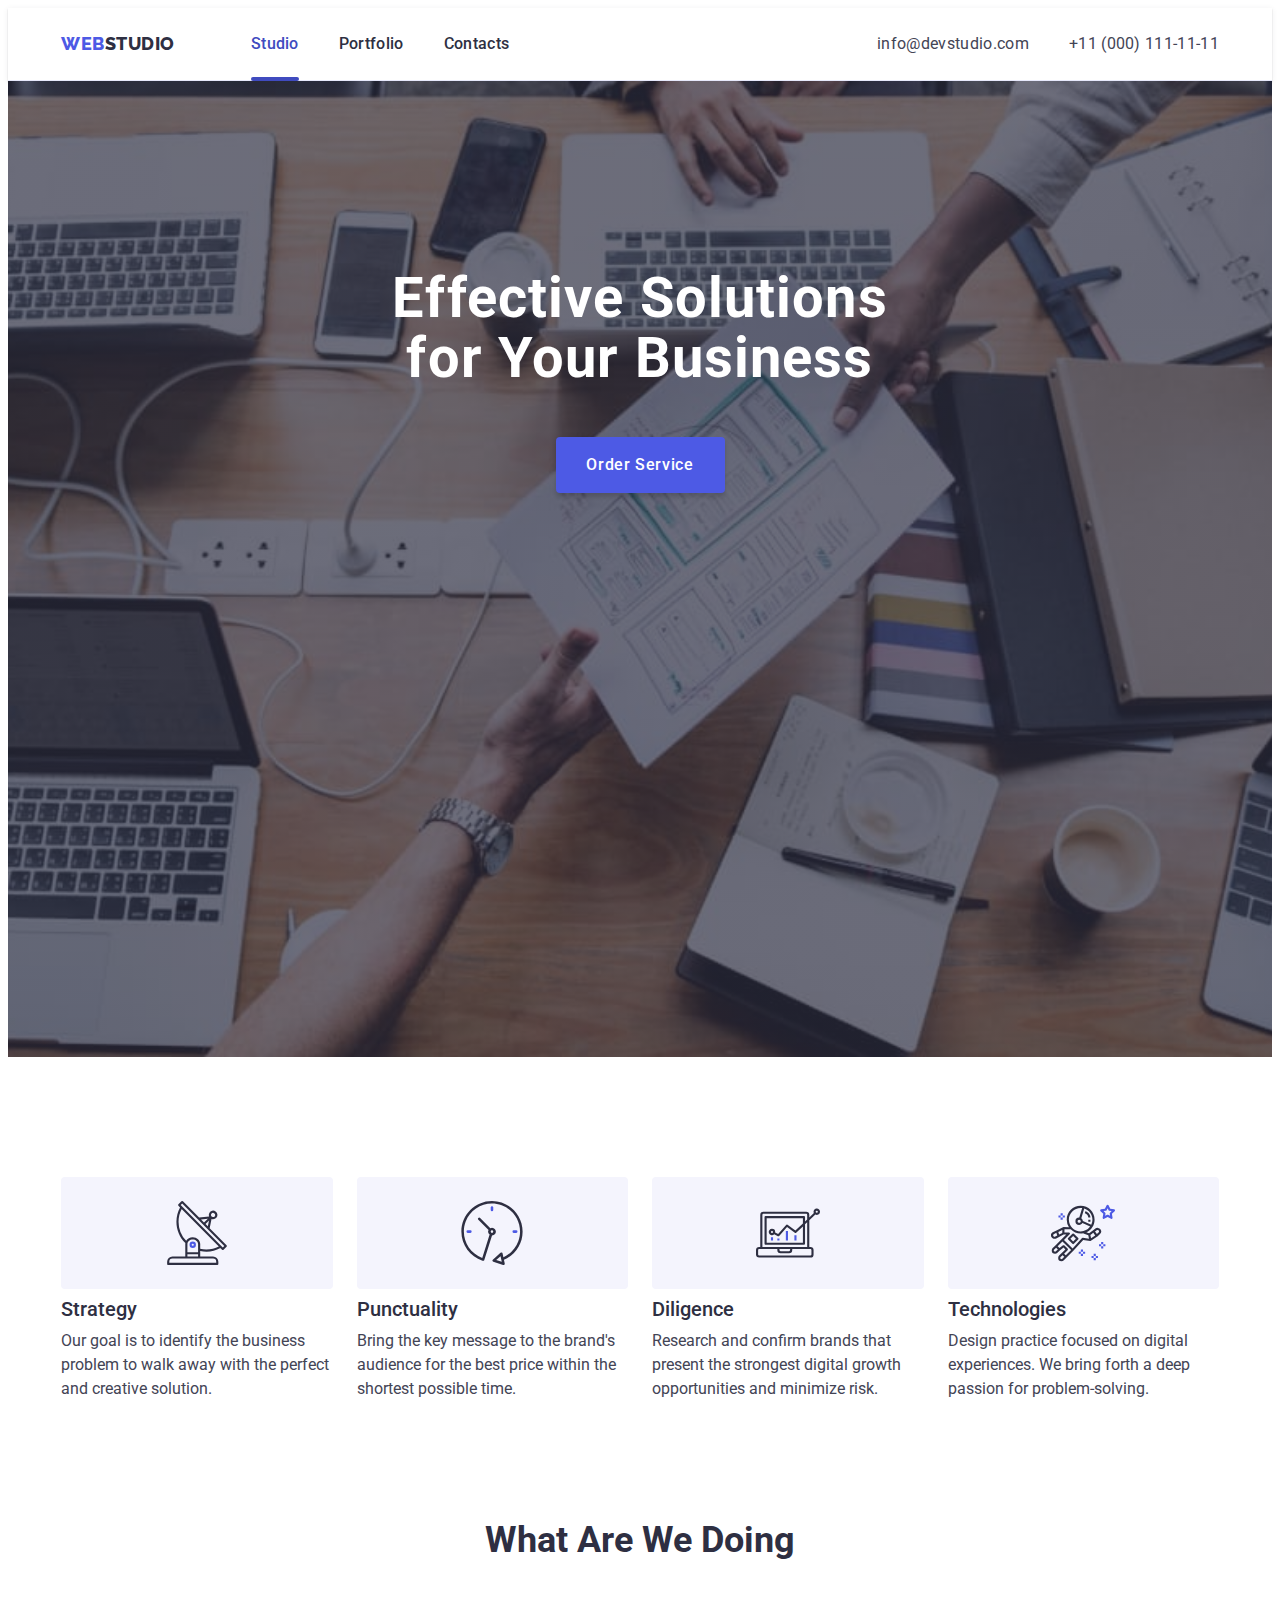
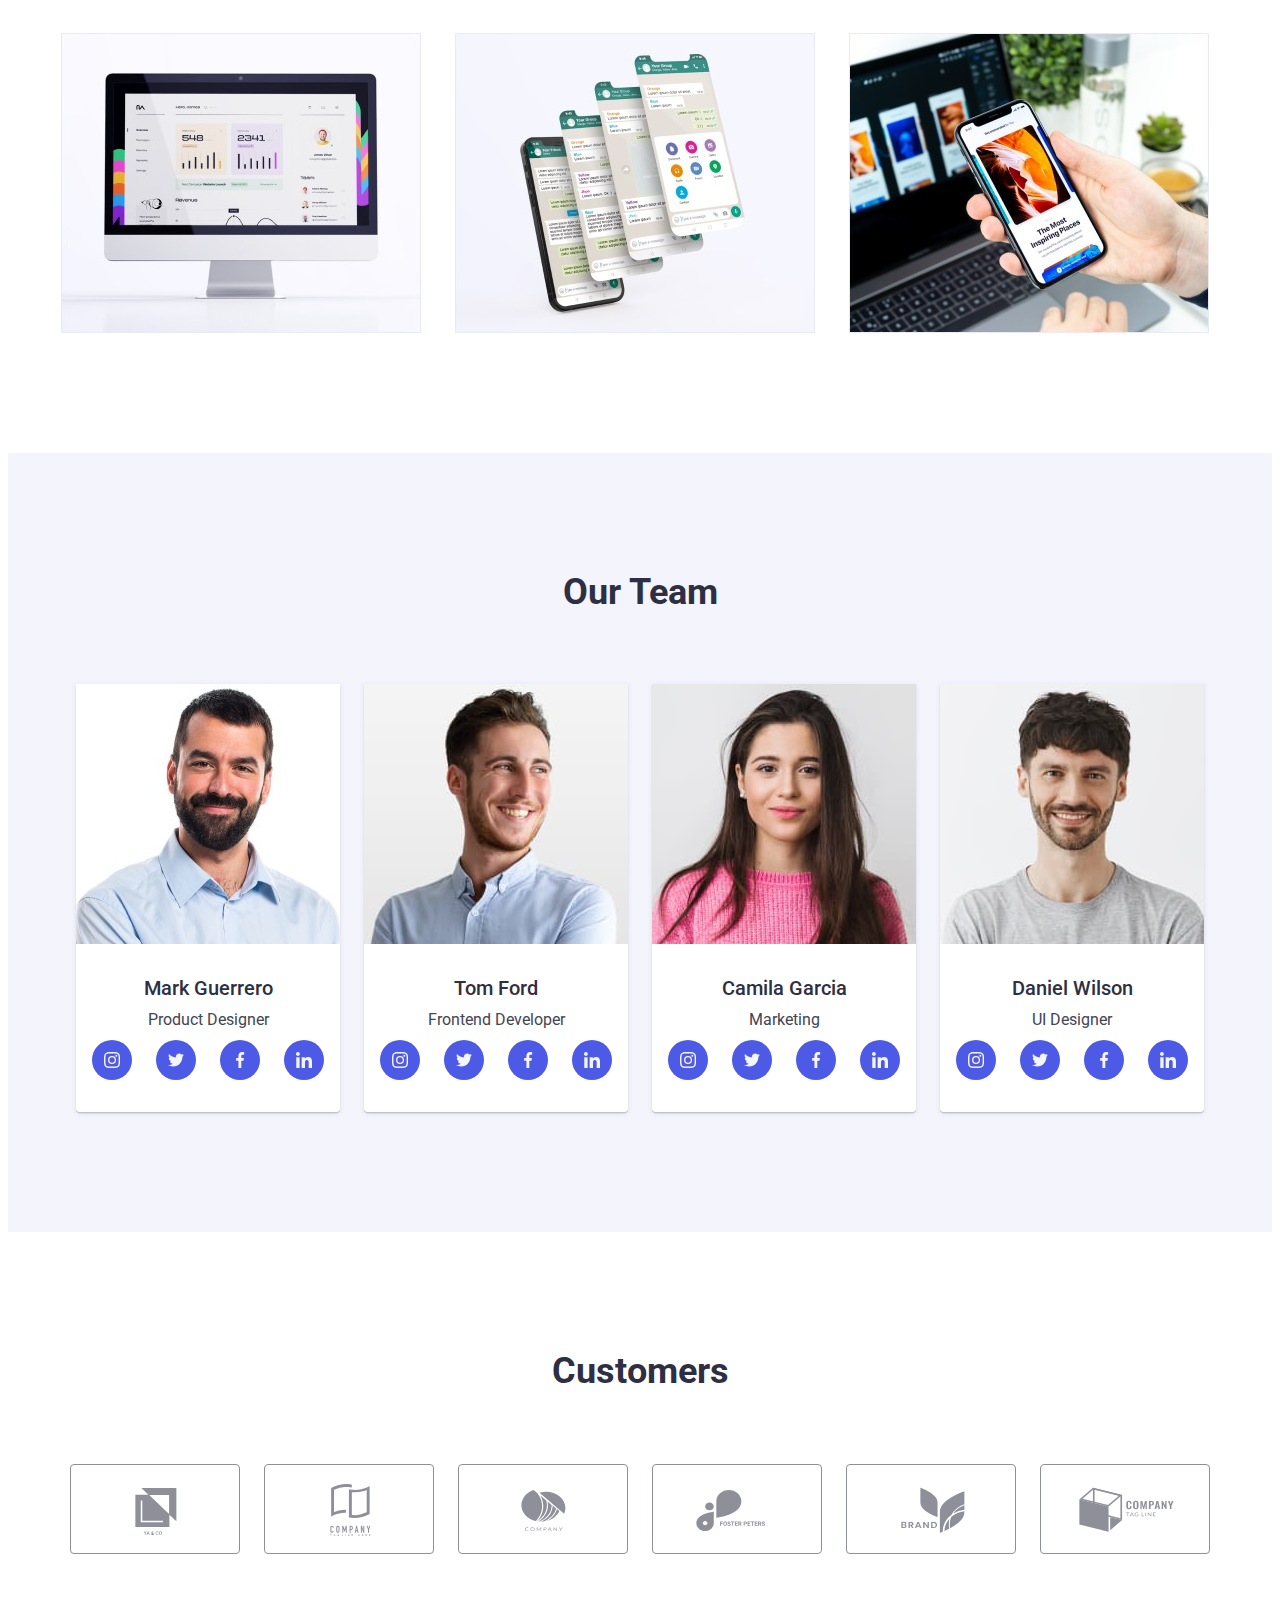
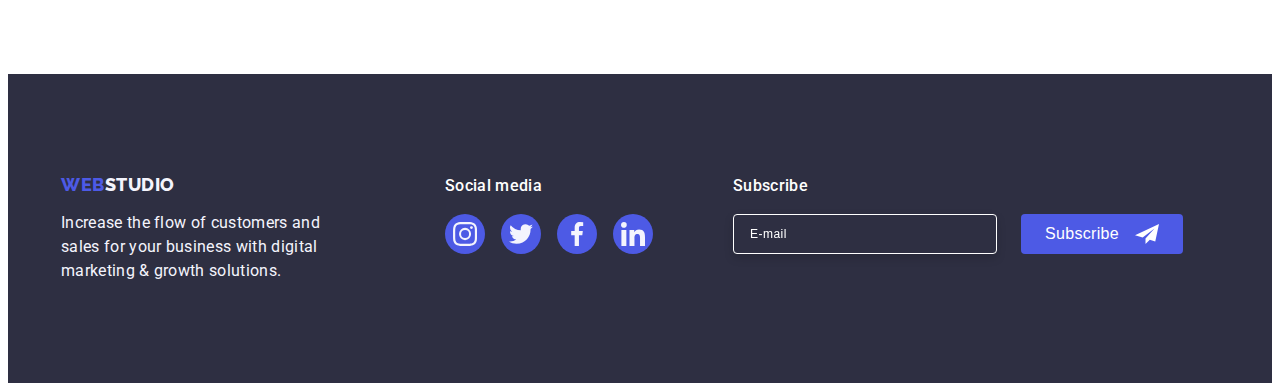
<file: index.html>
<!DOCTYPE html>
<html lang="en">
  <head>
    <meta charset="utf-8" />
    <meta http-equiv="X-UA-Compatible" content="IE=edge" />
    <meta name="viewport" content="width=device-width, initial-scale=1.0" />
    <title>Studio</title>
    <meta name="description" content="Goit-markup-hw-06" />
    <link rel="preconnect" href="https://fonts.googleapis.com" />
    <link rel="preconnect" href="https://fonts.gstatic.com" crossorigin />
    <link
      rel="stylesheet"
      href="https://fonts.googleapis.com/css2?family=Raleway:wght@800&family=Roboto:wght@400;500;700;900&display=swap"
    />
    <link
      rel="stylesheet"
      href="https://cdnjs.cloudflare.com/ajax/libs/modern-normalize/1.1.0/modern-normalize.min.css"
      integrity="sha512-wpPYUAdjBVSE4KJnH1VR1HeZfpl1ub8YT/NKx4PuQ5NmX2tKuGu6U/JRp5y+Y8XG2tV+wKQpNHVUX03MfMFn9Q=="
      crossorigin="anonymous"
      referrerpolicy="no-referrer"
    />
    <link rel="stylesheet" href="./css/style.css" />
  </head>
  <body>
    <header class="container-header">
      <!-- Навигация -->
      <div class="menu container">
        <nav class="container-nav">
          <a class="link logo" href="./index.html"> WEB<span class="studio-up">Studio</span></a>
          <ul class="list nav-menu">
            <li>
              <a class="link nav-item active" href="./index.html">Studio</a>
            </li>
            <li>
              <a class="link nav-item" href="./portfolio.html">Portfolio</a>
            </li>
            <li><a class="link nav-item" href="./contact.html">Contacts</a></li>
          </ul>
        </nav>
        <!-- Контакт -->
        <address class="address">
          <ul class="list nav-menu">
            <li>
              <a class="link contact" href="mailto:info@devstudio.com">info@devstudio.com</a>
            </li>
            <li>
              <a class="link contact" href="tel:+110001111111">+11 (000) 111-11-11</a>
            </li>
          </ul>
        </address>
      </div>
    </header>
    <main>
      <!--Заказ-->
      <section class="section banner">
        <div class="container-banner container">
          <h1 class="banner-h">Effective Solutions for Your Business</h1>
          <button class="banner-but" type="button" data-modal-open>Order Service</button>
        </div>
        <div class="backdrop is-hidden" data-modal>
          <div class="modal">
            <button class="modal-close" type="button" data-modal-close>
              <svg class="icon-modal" width="8" height="8">
                <use href="./images/icons.svg#icon-close"></use>
              </svg>
            </button>
            <p class="modal-nametext">Leave your contacts and we will call you back</p>
            <form action="" class="modal-form">
              <div class="modal-field">
                <label class="modal-name-field" for="name">Name</label>
                <input class="modal-type-field" type="text" name="name" placeholder=" " id="name" />
                <svg class="modal-field-icon" width="12px" height="12px">
                  <use href="./images/icons.svg#icon-name"></use>
                </svg>
              </div>
              <div class="modal-field">
                <label class="modal-name-field" for="phone">Phone</label>
                <input
                  class="modal-type-field"
                  type="tel"
                  name="phone"
                  placeholder=" "
                  id="phone"
                />
                <svg class="modal-field-icon" width="12px" height="12px">
                  <use href="./images/icons.svg#icon-phone"></use>
                </svg>
              </div>
              <div class="modal-field">
                <label class="modal-name-field" for="email">Email</label>
                <input
                  class="modal-type-field"
                  type="email"
                  name="email"
                  placeholder=" "
                  id="email"
                />
                <svg class="modal-field-icon" width="12px" height="12px">
                  <use href="./images/icons.svg#icon-email"></use>
                </svg>
              </div>
              <div class="modal-field">
                <label class="modal-name-field" for="comment">Comment</label>
                <textarea
                  class="modal-type-field"
                  name="comment"
                  rows="1"
                  placeholder="Text input"
                  id="comment"
                ></textarea>
              </div>
            </form>
            <label class="privacy-policy">
              <input class="modal-field-checkbox" type="checkbox" name="yes-no" />
              <span class="modal-checkbox-icon"></span>
              <span class="modal-text-privacy"
                >I accept the terms and conditions of the
                <a class="modal-text-privacy policy" href="">Privacy Policy</a></span
              >
            </label>
            <button class="modal-send" type="submit">Send</button>
          </div>
        </div>
      </section>
      <!-- Наше преимущество-->
      <section class="section">
        <div class="container">
          <h2 class="visually-hidden">Наше преимущество</h2>
          <ul class="list">
            <li class="container-tech-section">
              <div class="tech-icon-box">
                <svg class="tech-icon" width="64" height="64">
                  <use href="./images/icons.svg#icon-antenna"></use>
                </svg>
              </div>
              <h3 class="tech-h">Strategy</h3>
              <p class="tech-p">
                Our goal is to identify the business problem to walk away with the perfect and
                creative solution.
              </p>
            </li>
            <li class="container-tech-section">
              <div class="tech-icon-box">
                <svg class="tech-icon" width="64" height="64">
                  <use href="./images/icons.svg#icon-clock"></use>
                </svg>
              </div>
              <h3 class="tech-h">Punctuality</h3>
              <p class="tech-p">
                Bring the key message to the brand's audience for the best price within the shortest
                possible time.
              </p>
            </li>
            <li class="container-tech-section">
              <div class="tech-icon-box">
                <svg class="tech-icon" width="64" height="64">
                  <use href="./images/icons.svg#icon-diagram"></use>
                </svg>
              </div>
              <h3 class="tech-h">Diligence</h3>
              <p class="tech-p">
                Research and confirm brands that present the strongest digital growth opportunities
                and minimize risk.
              </p>
            </li>
            <li class="container-tech-section">
              <div class="tech-icon-box">
                <svg class="tech-icon" width="64" height="64">
                  <use href="./images/icons.svg#icon-astronaut"></use>
                </svg>
              </div>
              <h3 class="tech-h">Technologies</h3>
              <p class="tech-p">
                Design practice focused on digital experiences. We bring forth a deep passion for
                problem-solving.
              </p>
            </li>
          </ul>
        </div>
      </section>
      <!--Услуги-->
      <section class="section service">
        <div class="container">
          <h2 class="service-h">What are we doing</h2>
          <ul class="list">
            <li class="service-simple">
              <img src="./images/rectangle/img-3.jpg" alt="MAC" width="360" />
            </li>
            <li class="service-simple">
              <img src="./images/rectangle/img-2.jpg" alt="APP" width="360" />
            </li>
            <li class="service-simple">
              <img src="./images/rectangle/img-1.jpg" alt="Phone" width="360" />
            </li>
          </ul>
        </div>
      </section>
      <!--Наша команда-->
      <section class="section team">
        <div class="container-teem container">
          <h2 class="team-h">Our Team</h2>
          <ul class="list">
            <li class="team-li">
              <img src="./images/team/team-1.jpg" alt="Mark Guerrero" width="264" />
              <div class="team-person">
                <h3 class="teem-name">Mark Guerrero</h3>
                <p class="teem-p">Product Designer</p>
                <ul class="social-link">
                  <li class="icon-list">
                    <a class="link icon" href="">
                      <svg class="icon-social" width="16" height="16">
                        <use href="./images/icons.svg#icon-instagram"></use>
                      </svg>
                    </a>
                  </li>
                  <li class="icon-list">
                    <a class="link icon" href="">
                      <svg class="icon-social" width="16" height="16">
                        <use href="./images/icons.svg#icon-twitter"></use>
                      </svg>
                    </a>
                  </li>
                  <li class="icon-list">
                    <a class="link icon" href="">
                      <svg class="icon-social" width="16" height="16">
                        <use href="./images/icons.svg#icon-facebook"></use>
                      </svg>
                    </a>
                  </li>
                  <li class="icon-list">
                    <a class="link icon" href="">
                      <svg class="icon-social" width="16" height="16">
                        <use href="./images/icons.svg#icon-linkedin"></use>
                      </svg>
                    </a>
                  </li>
                </ul>
              </div>
            </li>
            <li class="team-li">
              <img src="./images/team/team-2.jpg" alt="Tom Ford" width="264" />
              <div class="team-person">
                <h3 class="teem-name">Tom Ford</h3>
                <p class="teem-p">Frontend Developer</p>
                <ul class="social-link">
                  <li class="icon-list">
                    <a class="link icon" href="">
                      <svg class="icon-social" width="16" height="16">
                        <use href="./images/icons.svg#icon-instagram"></use>
                      </svg>
                    </a>
                  </li>
                  <li class="icon-list">
                    <a class="link icon" href="">
                      <svg class="icon-social" width="16" height="16">
                        <use href="./images/icons.svg#icon-twitter"></use>
                      </svg>
                    </a>
                  </li>
                  <li class="icon-list">
                    <a class="link icon" href="">
                      <svg class="icon-social" width="16" height="16">
                        <use href="./images/icons.svg#icon-facebook"></use>
                      </svg>
                    </a>
                  </li>
                  <li class="icon-list">
                    <a class="link icon" href="">
                      <svg class="icon-social" width="16" height="16">
                        <use href="./images/icons.svg#icon-linkedin"></use>
                      </svg>
                    </a>
                  </li>
                </ul>
              </div>
            </li>
            <li class="team-li">
              <img src="./images/team/team-3.jpg" alt="Camila Garcia" width="264" />
              <div class="team-person">
                <h3 class="teem-name">Camila Garcia</h3>
                <p class="teem-p">Marketing</p>
                <ul class="social-link">
                  <li class="icon-list">
                    <a class="link icon" href="">
                      <svg class="icon-social" width="16" height="16">
                        <use href="./images/icons.svg#icon-instagram"></use>
                      </svg>
                    </a>
                  </li>
                  <li class="icon-list">
                    <a class="link icon" href="">
                      <svg class="icon-social" width="16" height="16">
                        <use href="./images/icons.svg#icon-twitter"></use>
                      </svg>
                    </a>
                  </li>
                  <li class="icon-list">
                    <a class="link icon" href="">
                      <svg class="icon-social" width="16" height="16">
                        <use href="./images/icons.svg#icon-facebook"></use>
                      </svg>
                    </a>
                  </li>
                  <li class="icon-list">
                    <a class="link icon" href="">
                      <svg class="icon-social" width="16" height="16">
                        <use href="./images/icons.svg#icon-linkedin"></use>
                      </svg>
                    </a>
                  </li>
                </ul>
              </div>
            </li>
            <li class="team-li">
              <img src="./images/team/team-4.jpg" alt="Daniel Wilson" width="264" />
              <div class="team-person">
                <h3 class="teem-name">Daniel Wilson</h3>
                <p class="teem-p">UI Designer</p>
                <ul class="social-link">
                  <li class="icon-list">
                    <a class="link icon" href="">
                      <svg class="icon-social" width="16" height="16">
                        <use href="./images/icons.svg#icon-instagram"></use>
                      </svg>
                    </a>
                  </li>
                  <li class="icon-list">
                    <a class="link icon" href="">
                      <svg class="icon-social" width="16" height="16">
                        <use href="./images/icons.svg#icon-twitter"></use>
                      </svg>
                    </a>
                  </li>
                  <li class="icon-list">
                    <a class="link icon" href="">
                      <svg class="icon-social" width="16" height="16">
                        <use href="./images/icons.svg#icon-facebook"></use>
                      </svg>
                    </a>
                  </li>
                  <li class="icon-list">
                    <a class="link icon" href="">
                      <svg class="icon-social" width="16" height="16">
                        <use href="./images/icons.svg#icon-linkedin"></use>
                      </svg>
                    </a>
                  </li>
                </ul>
              </div>
            </li>
          </ul>
        </div>
      </section>
      <!-- Клиенты -->
      <section class="section">
        <div class="container customers">
          <h2 class="customers-title">Customers</h2>
          <ul class="list ul-customers">
            <li class="list">
              <a class="link icon-box" href="">
                <svg class="icon-customers" width="104" height="56">
                  <use href="./images/icons.svg#icon-Logo-1"></use>
                </svg>
              </a>
            </li>
            <li class="list">
              <a class="link icon-box" href="">
                <svg class="icon-customers" width="104" height="56">
                  <use href="./images/icons.svg#icon-Logo-2"></use>
                </svg>
              </a>
            </li>
            <li class="list">
              <a class="link icon-box" href="">
                <svg class="icon-customers" width="104" height="56">
                  <use href="./images/icons.svg#icon-Logo-3"></use>
                </svg>
              </a>
            </li>
            <li class="list">
              <a class="link icon-box" href="">
                <svg class="icon-customers" width="104" height="56">
                  <use href="./images/icons.svg#icon-Logo-4"></use>
                </svg>
              </a>
            </li>
            <li class="list">
              <a class="link icon-box" href="">
                <svg class="icon-customers" width="104" height="56">
                  <use href="./images/icons.svg#icon-Logo-5"></use>
                </svg>
              </a>
            </li>
            <li class="list">
              <a class="link icon-box" href="">
                <svg class="icon-customers" width="104" height="56">
                  <use href="./images/icons.svg#icon-Logo-6"></use>
                </svg>
              </a>
            </li>
          </ul>
        </div>
      </section>
    </main>
    <footer class="container-footer footer">
      <!--Подвал -->
      <div class="container">
        <div class="logotip">
          <a class="link logo" href="./index.html"> Web<span class="studio">Studio</span></a>
          <p class="textstudio">
            Increase the flow of customers and sales for your business with digital marketing &
            growth solutions.
          </p>
        </div>
        <div class="social-items">
          <p class="social-text">Social media</p>
          <ul class="social-link">
            <li class="icon-list">
              <a class="link icon" href="">
                <svg class="icon-social" width="24" height="24">
                  <use href="./images/icons.svg#icon-instagram"></use>
                </svg>
              </a>
            </li>
            <li class="icon-list">
              <a class="link icon" href="">
                <svg class="icon-social" width="24" height="24">
                  <use href="./images/icons.svg#icon-twitter"></use>
                </svg>
              </a>
            </li>
            <li class="icon-list">
              <a class="link icon" href="">
                <svg class="icon-social" width="24" height="24">
                  <use href="./images/icons.svg#icon-facebook"></use>
                </svg>
              </a>
            </li>
            <li class="icon-list">
              <a class="link icon" href="">
                <svg class="icon-social" width="24" height="24">
                  <use href="./images/icons.svg#icon-linkedin"></use>
                </svg>
              </a>
            </li>
          </ul>
        </div>
        <div class="subscribe-block">
          <p class="subscribe-text">Subscribe</p>
          <div class="subscribe-block-input">
            <input type="text" class="subscribe-input" placeholder="E-mail" />
            <button type="submit" class="button-subscribe">
              <p class="button-subscribe-text">Subscribe</p>
              <svg class="button-subscribe-icon" width="24" height="24">
                <use href="./images/icons.svg#icon-subscribe"></use>
              </svg>
            </button>
          </div>
        </div>
      </div>
    </footer>
    <script src="./js/modal.js"></script>
  </body>
</html>
</file>
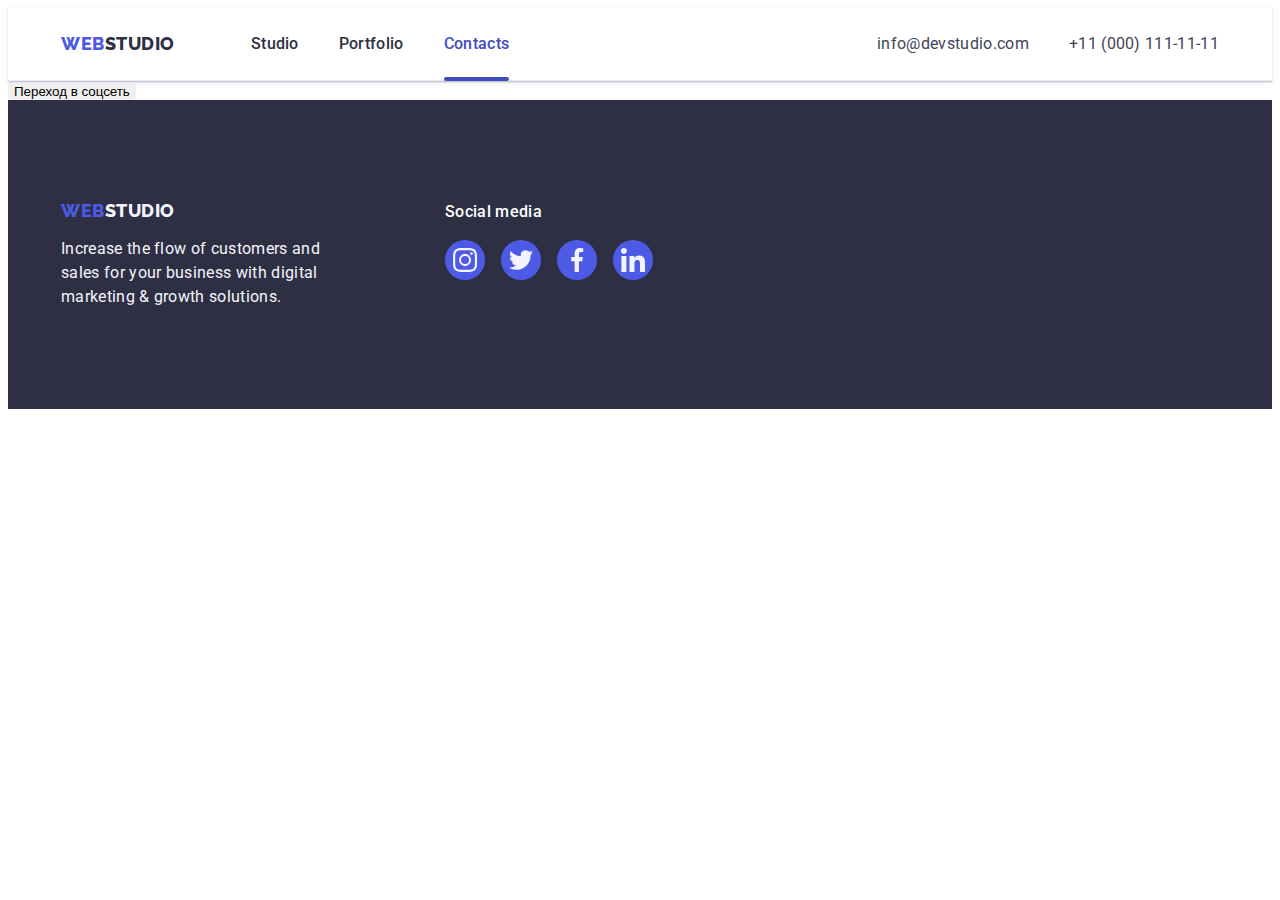
<file: contact.html>
<!DOCTYPE html>
<html lang="en">
  <head>
    <meta charset="utf-8" />
    <meta http-equiv="X-UA-Compatible" content="IE=edge" />
    <meta name="viewport" content="width=device-width, initial-scale=1.0" />
    <title>Contact</title>
    <meta name="description" content="Goit-markup-hw-05" />
    <link rel="preconnect" href="https://fonts.googleapis.com" />
    <link rel="preconnect" href="https://fonts.gstatic.com" crossorigin />
    <link
      rel="stylesheet"
      href="https://fonts.googleapis.com/css2?family=Raleway:wght@800&family=Roboto:wght@400;500;700;900&display=swap"
    />
    <link
      rel="stylesheet"
      href="https://cdnjs.cloudflare.com/ajax/libs/modern-normalize/1.1.0/modern-normalize.min.css"
      integrity="sha512-wpPYUAdjBVSE4KJnH1VR1HeZfpl1ub8YT/NKx4PuQ5NmX2tKuGu6U/JRp5y+Y8XG2tV+wKQpNHVUX03MfMFn9Q=="
      crossorigin="anonymous"
      referrerpolicy="no-referrer"
    />
    <link rel="stylesheet" href="./css/style.css" />
  </head>
  <body>
    <header class="container-header">
      <!-- Навигация -->
      <div class="menu container">
        <nav class="container-nav">
          <a class="link logo" href="./index.html"> WEB<span class="studio-up">Studio</span></a>
          <ul class="list nav-menu">
            <li>
              <a class="link nav-item" href="./index.html">Studio</a>
            </li>
            <li>
              <a class="link nav-item" href="./portfolio.html">Portfolio</a>
            </li>
            <li><a class="link nav-item active" href="./contact.html">Contacts</a></li>
          </ul>
        </nav>
        <!-- Контакт -->
        <address class="address">
          <ul class="list nav-menu">
            <li>
              <a class="link contact" href="mailto:info@devstudio.com">info@devstudio.com</a>
            </li>
            <li>
              <a class="link contact" href="tel:+110001111111">+11 (000) 111-11-11</a>
            </li>
          </ul>
        </address>
      </div>
    </header>
    <main>
      <button class="socset" type="button">Переход в соцсеть</button>
    </main>
    <footer class="container-footer footer">
      <!--Подвал -->
      <div class="container">
        <div class="logotip">
          <a class="link logo" href="./index.html"> Web<span class="studio">Studio</span></a>
          <p class="textstudio">
            Increase the flow of customers and sales for your business with digital marketing &
            growth solutions.
          </p>
        </div>
        <div class="social-items">
          <p class="social-text">Social media</p>
          <ul class="social-link">
            <li class="icon-list">
              <a class="link icon" href="">
                <svg class="icon-social" width="24" height="24">
                  <use href="./images/icons.svg#icon-instagram"></use>
                </svg>
              </a>
            </li>
            <li class="icon-list">
              <a class="link icon" href="">
                <svg class="icon-social" width="24" height="24">
                  <use href="./images/icons.svg#icon-twitter"></use>
                </svg>
              </a>
            </li>
            <li class="icon-list">
              <a class="link icon" href="">
                <svg class="icon-social" width="24" height="24">
                  <use href="./images/icons.svg#icon-facebook"></use>
                </svg>
              </a>
            </li>
            <li class="icon-list">
              <a class="link icon" href="">
                <svg class="icon-social" width="24" height="24">
                  <use href="./images/icons.svg#icon-linkedin"></use>
                </svg>
              </a>
            </li>
          </ul>
        </div>
      </div>
    </footer>
  </body>
</html>
</file>
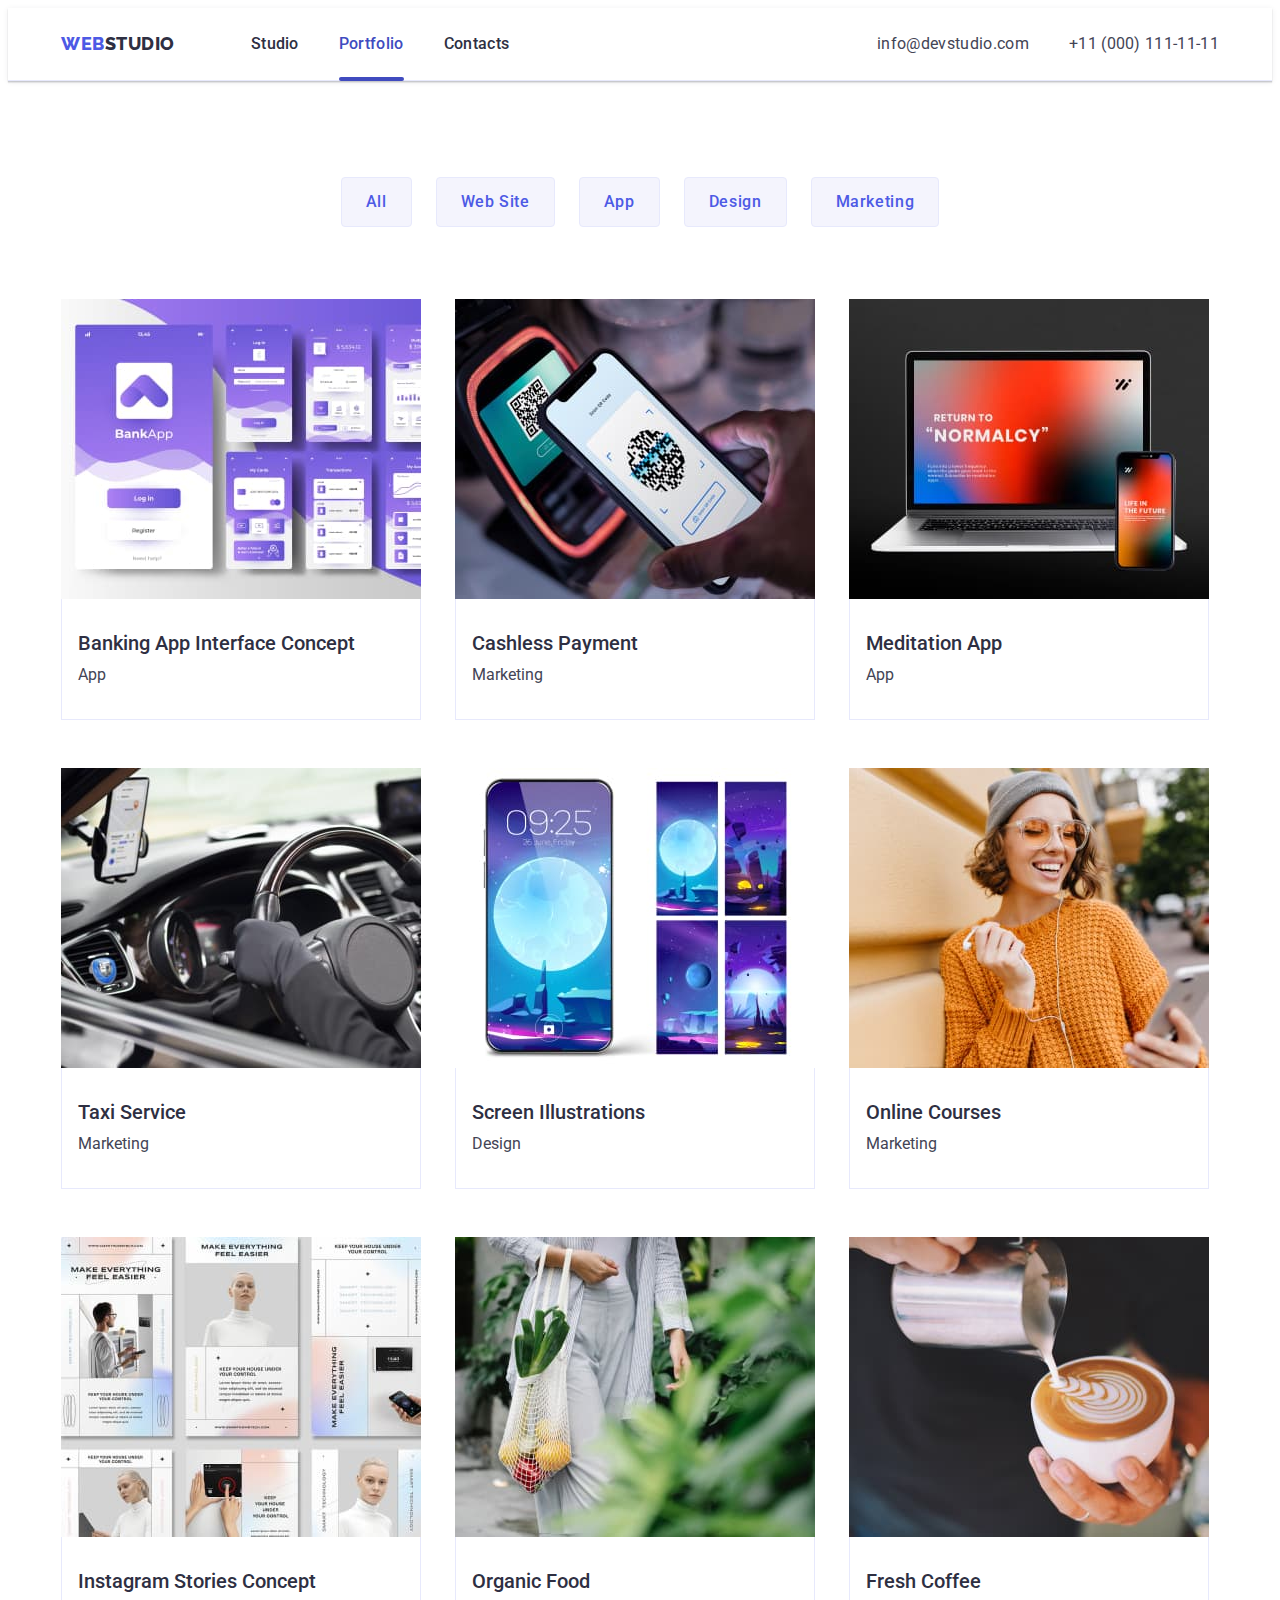
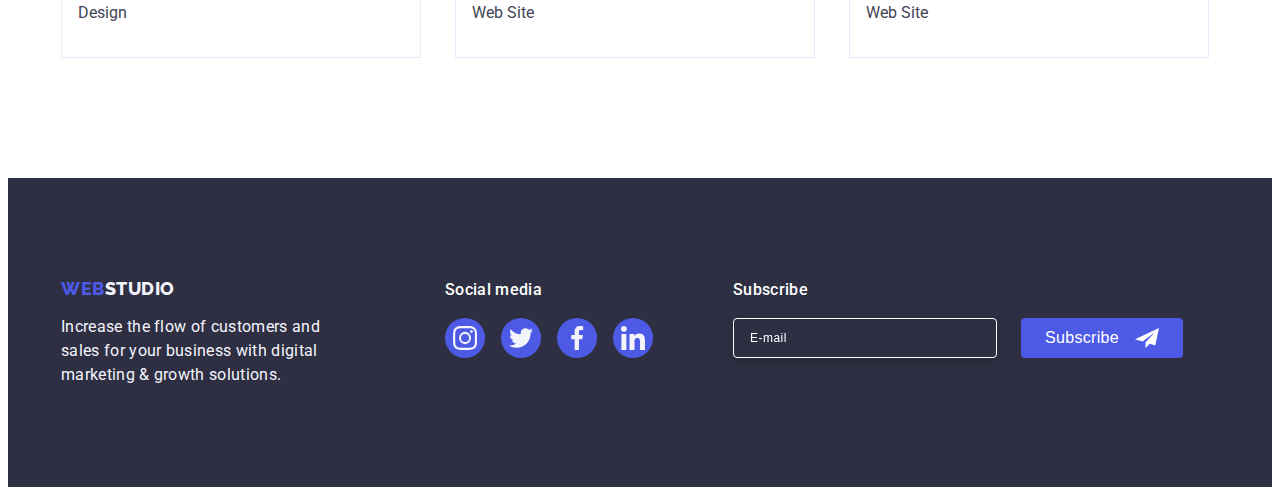
<file: portfolio.html>
<!DOCTYPE html>
<html lang="en">
  <head>
    <meta charset="UTF-8" />
    <meta http-equiv="X-UA-Compatible" content="IE=edge" />
    <meta name="viewport" content="width=device-width, initial-scale=1.0" />
    <title>Portfolio</title>
    <meta name="description" content="Goit-markup-hw-06" />
    <link rel="preconnect" href="https://fonts.googleapis.com" />
    <link rel="preconnect" href="https://fonts.gstatic.com" crossorigin />
    <link
      rel="stylesheet"
      href="https://fonts.googleapis.com/css2?family=Raleway:wght@800&family=Roboto:wght@400;500;700;900&display=swap"
    />
    <link
      rel="stylesheet"
      href="https://cdnjs.cloudflare.com/ajax/libs/modern-normalize/1.1.0/modern-normalize.min.css"
      integrity="sha512-wpPYUAdjBVSE4KJnH1VR1HeZfpl1ub8YT/NKx4PuQ5NmX2tKuGu6U/JRp5y+Y8XG2tV+wKQpNHVUX03MfMFn9Q=="
      crossorigin="anonymous"
      referrerpolicy="no-referrer"
    />
    <link rel="stylesheet" href="./css/style.css" />
  </head>
  <body>
    <header class="container-header">
      <!-- Навигация -->
      <div class="menu container">
        <nav class="container-nav">
          <a class="link logo" href="./index.html"> WEB<span class="studio-up">Studio</span></a>
          <ul class="list nav-menu">
            <li>
              <a class="link nav-item" href="./index.html">Studio</a>
            </li>
            <li>
              <a class="link nav-item active" href="./portfolio.html">Portfolio</a>
            </li>
            <li><a class="link nav-item" href="./contact.html">Contacts</a></li>
          </ul>
        </nav>
        <!-- Контакт -->
        <address class="address">
          <ul class="list nav-menu">
            <li>
              <a class="link contact" href="mailto:info@devstudio.com">info@devstudio.com</a>
            </li>
            <li>
              <a class="link contact" href="tel:+110001111111">+11 (000) 111-11-11</a>
            </li>
          </ul>
        </address>
      </div>
    </header>
    <main>
      <!-- Фильтр работ -->
      <section class="container-butts">
        <div class="container">
          <h1 class="visually-hidden">Перечень работ</h1>
          <ul class="list butts">
            <li><button type="button" class="butts-punkt">All</button></li>
            <li><button type="button" class="butts-punkt">Web Site</button></li>
            <li><button type="button" class="butts-punkt">App</button></li>
            <li><button type="button" class="butts-punkt">Design</button></li>
            <li>
              <button type="button" class="butts-punkt">Marketing</button>
            </li>
          </ul>
          <!-- Перечень работ -->
          <ul class="container-project list">
            <li class="card">
              <a class="link" href="">
                <div class="thumb">
                  <img
                    src="./images/portfolio/img-1.jpg"
                    alt="Banking App Interface Concept"
                    width="360px"
                    height="300px"
                  />
                  <p class="aboutcard">
                    14 Stylish and User-Friendly App Design Concepts · Task Manager App · Calorie
                    Tracker App · Exotic Fruit Ecommerce App · Cloud Storage App
                  </p>
                </div>
                <div class="project-card">
                  <h2 class="card-name">Banking App Interface Concept</h2>
                  <p class="card-type">App</p>
                </div>
              </a>
            </li>
            <li class="card">
              <a class="link" href="">
                <div class="thumb">
                  <img
                    src="./images/portfolio/img-2.jpg"
                    alt="Cashless Payment"
                    width="360"
                    height="300"
                  />
                  <p class="aboutcard">
                    14 Stylish and User-Friendly App Design Concepts · Task Manager App · Calorie
                    Tracker App · Exotic Fruit Ecommerce App · Cloud Storage App
                  </p>
                </div>
                <div class="project-card">
                  <h2 class="card-name">Cashless Payment</h2>
                  <p class="card-type">Marketing</p>
                </div>
              </a>
            </li>
            <li class="card">
              <a class="link" href="">
                <div class="thumb">
                  <img
                    src="./images/portfolio/img-3.jpg"
                    alt="Cashless Payment"
                    width="360"
                    height="300"
                  />
                  <p class="aboutcard">
                    14 Stylish and User-Friendly App Design Concepts · Task Manager App · Calorie
                    Tracker App · Exotic Fruit Ecommerce App · Cloud Storage App
                  </p>
                </div>
                <div class="project-card">
                  <h2 class="card-name">Meditation App</h2>
                  <p class="card-type">App</p>
                </div>
              </a>
            </li>
            <li class="card">
              <a class="link" href="">
                <div class="thumb">
                  <img
                    src="./images/portfolio/img-4.jpg"
                    alt="Cashless Payment"
                    width="360"
                    height="300"
                  />
                  <p class="aboutcard">
                    14 Stylish and User-Friendly App Design Concepts · Task Manager App · Calorie
                    Tracker App · Exotic Fruit Ecommerce App · Cloud Storage App
                  </p>
                </div>
                <div class="project-card">
                  <h2 class="card-name">Taxi Service</h2>
                  <p class="card-type">Marketing</p>
                </div>
              </a>
            </li>
            <li class="card">
              <a class="link" href="">
                <div class="thumb">
                  <img
                    src="./images/portfolio/img-5.jpg"
                    alt="Cashless Payment"
                    width="360"
                    height="300"
                  />
                  <p class="aboutcard">
                    14 Stylish and User-Friendly App Design Concepts · Task Manager App · Calorie
                    Tracker App · Exotic Fruit Ecommerce App · Cloud Storage App
                  </p>
                </div>
                <div class="project-card">
                  <h2 class="card-name">Screen Illustrations</h2>
                  <p class="card-type">Design</p>
                </div>
              </a>
            </li>
            <li class="card">
              <a class="link" href="">
                <div class="thumb">
                  <img
                    src="./images/portfolio/img-6.jpg"
                    alt="Cashless Payment"
                    width="360"
                    height="300"
                  />
                  <p class="aboutcard">
                    14 Stylish and User-Friendly App Design Concepts · Task Manager App · Calorie
                    Tracker App · Exotic Fruit Ecommerce App · Cloud Storage App
                  </p>
                </div>
                <div class="project-card">
                  <h2 class="card-name">Online Courses</h2>
                  <p class="card-type">Marketing</p>
                </div>
              </a>
            </li>
            <li class="card">
              <a class="link" href="">
                <div class="thumb">
                  <img
                    src="./images/portfolio/img-7.jpg"
                    alt="Cashless Payment"
                    width="360"
                    height="300"
                  />
                  <p class="aboutcard">
                    14 Stylish and User-Friendly App Design Concepts · Task Manager App · Calorie
                    Tracker App · Exotic Fruit Ecommerce App · Cloud Storage App
                  </p>
                </div>
                <div class="project-card">
                  <h2 class="card-name">Instagram Stories Concept</h2>
                  <p class="card-type">Design</p>
                </div>
              </a>
            </li>
            <li class="card">
              <a class="link" href="">
                <div class="thumb">
                  <img
                    src="./images/portfolio/img-8.jpg"
                    alt="Cashless Payment"
                    width="360"
                    height="300"
                  />
                  <p class="aboutcard">
                    14 Stylish and User-Friendly App Design Concepts · Task Manager App · Calorie
                    Tracker App · Exotic Fruit Ecommerce App · Cloud Storage App
                  </p>
                </div>
                <div class="project-card">
                  <h2 class="card-name">Organic Food</h2>
                  <p class="card-type">Web Site</p>
                </div>
              </a>
            </li>
            <li class="card">
              <a class="link" href="">
                <div class="thumb">
                  <img
                    src="./images/portfolio/img-9.jpg"
                    alt="Cashless Payment"
                    width="360"
                    height="300"
                  />
                  <p class="aboutcard">
                    14 Stylish and User-Friendly App Design Concepts · Task Manager App · Calorie
                    Tracker App · Exotic Fruit Ecommerce App · Cloud Storage App
                  </p>
                </div>
                <div class="project-card">
                  <h2 class="card-name">Fresh Coffee</h2>
                  <p class="card-type">Web Site</p>
                </div>
              </a>
            </li>
          </ul>
        </div>
      </section>
    </main>
    <footer class="container-footer footer">
      <!--Подвал -->
      <div class="container">
        <div class="logotip">
          <a class="link logo" href="./index.html"> Web<span class="studio">Studio</span></a>
          <p class="textstudio">
            Increase the flow of customers and sales for your business with digital marketing &
            growth solutions.
          </p>
        </div>
        <div class="social-items">
          <p class="social-text">Social media</p>
          <ul class="social-link">
            <li class="icon-list">
              <a class="link icon" href="">
                <svg class="icon-social" width="24" height="24">
                  <use href="./images/icons.svg#icon-instagram"></use>
                </svg>
              </a>
            </li>
            <li class="icon-list">
              <a class="link icon" href="">
                <svg class="icon-social" width="24" height="24">
                  <use href="./images/icons.svg#icon-twitter"></use>
                </svg>
              </a>
            </li>
            <li class="icon-list">
              <a class="link icon" href="">
                <svg class="icon-social" width="24" height="24">
                  <use href="./images/icons.svg#icon-facebook"></use>
                </svg>
              </a>
            </li>
            <li class="icon-list">
              <a class="link icon" href="">
                <svg class="icon-social" width="24" height="24">
                  <use href="./images/icons.svg#icon-linkedin"></use>
                </svg>
              </a>
            </li>
          </ul>
        </div>
        <div class="subscribe-block">
          <p class="subscribe-text">Subscribe</p>
          <div class="subscribe-block-input">
            <input type="text" class="subscribe-input" placeholder="E-mail" />
            <button type="submit" class="button-subscribe">
              <p class="button-subscribe-text">Subscribe</p>
              <svg class="button-subscribe-icon" width="24" height="24">
                <use href="./images/icons.svg#icon-subscribe"></use>
              </svg>
            </button>
          </div>
        </div>
      </div>
    </footer>
  </body>
</html>
</file>
<file: css/style.css>
html {
  box-sizing: border-box;
}

:root {
  --text-color: #2e2f42;
  --butt-color: #4d5ae5;
  --butt-color-hover: #404bbf;
  --color-white: #ffffff;
  --color-main-font: #434455;
  --color-sec-font: #f4f4fd;
  --color-butt: #e7e9fc;
  --color-social: #4d5ae5;
  --color-hover-social: #31d0aa;
  --color-icon-customs: #8e8f99;
  --color-modal: #fcfcfc;
  --main-font: 'Roboto', sans-serif;
  --sec-font: 'Raleway', sans-serif;
}

body {
  background-color: var(--color-white);
  color: #434455;
  font-family: var(--main-font);
  /* letter-spacing: 0.02em; */
}

h1,
h2,
h3,
h4,
h5,
h6,
p,
span {
  margin: 0;
}

img {
  display: block;
  max-width: 100%;
  height: auto;
}

button {
  cursor: pointer;
  border: none;
  border-radius: 4px;
}

ul,
ol {
  list-style: none;
  margin: 0;
  padding-left: 0;
}

a {
  text-decoration: none;
  /* color: inherit; */
}

/* outline: 1px solid red; */

/* dop class  */

.visually-hidden {
  position: absolute;
  width: 1px;
  height: 1px;
  margin: -1px;
  border: 0;
  padding: 0;
  white-space: nowrap;
  clip-path: inset(100%);
  clip: rect(0 0 0 0);
  overflow: hidden;
}

.list {
  list-style: none;
  margin-top: 0;
  margin-bottom: 0;
  padding: 0;
  display: flex;
  gap: 24px;
  justify-content: center;
}

.link {
  text-decoration: none;
}

.address {
  font-style: normal;
  margin-left: auto;
}

.container {
  padding: 0 15px;
  width: 1158px;
  margin: 0 auto;
}

.section {
  padding: 120px 0;
}

/* Header */

.container-header {
  box-shadow: 0px 2px 1px rgba(46, 47, 66, 0.08), 0px 1px 1px rgba(46, 47, 66, 0.16),
    0px 1px 6px rgba(46, 47, 66, 0.08);
  border-bottom: 1px solid #e7e9fc;
}

/* Навигация */

.menu {
  display: flex;
  align-items: center;
  margin-bottom: 0;
  margin-top: 0;
}

.container-nav {
  display: flex;
  align-items: center;
}

.nav-item {
  position: relative;
  transition: color 250ms cubic-bezier(0.4, 0, 0.2, 1);
  font-weight: 500;
  font-size: 16px;
  line-height: 1.5;
  letter-spacing: 0.02em;
  color: var(--text-color);
  padding: 28px 0;
}

.nav-menu {
  display: flex;
  gap: 40px;
  padding: 24px 0;
}

.nav-item:hover,
.nav-item:focus,
.contact:hover,
.contact:focus {
  transition: color 250ms cubic-bezier(0.4, 0, 0.2, 1);
  color: var(--butt-color-hover);
}

.nav-item.active {
  position: relative;
  color: var(--butt-color-hover);
}

.nav-item.active::after {
  position: absolute;
  left: 0;
  bottom: 0;
  display: block;
  content: '';
  width: 100%;
  height: 4px;
  border-radius: 2px;
  background-color: var(--butt-color-hover);
}

/* Контакт */

.contact {
  transition: color 250ms cubic-bezier(0.4, 0, 0.2, 1);
  font-size: 16px;
  line-height: 1.5;
  letter-spacing: 0.02em;
  color: var(--color-main-font);
}

/* Фильтр работ */

.container-butts {
  padding: 96px 0 120px 0;
}

.butts {
  margin-bottom: 72px;
}

.butts-punkt {
  padding: 12px 24px;
  border: 1px solid var(--color-butt);
  border-radius: 4px;
  color: var(--butt-color);
  background-color: var(--color-sec-font);
  font-family: var(--main-font);
  font-weight: 500;
  font-size: 16px;
  line-height: 1.5;
  letter-spacing: 0.04em;
  cursor: pointer;
  transition: color 250ms cubic-bezier(0.4, 0, 0.2, 1),
    background-color 250ms cubic-bezier(0.4, 0, 0.2, 1), border 250ms cubic-bezier(0.4, 0, 0.2, 1),
    box-shadow 250ms cubic-bezier(0.4, 0, 0.2, 1);
}

.butts-punkt:hover,
.butts-punkt:focus {
  color: var(--color-white);
  background-color: var(--butt-color-hover);
  border: 1px solid transparent;
  box-shadow: 0px 3px 1px rgba(0, 0, 0, 0.1), 0px 2px 1px rgba(0, 0, 0, 0.08),
    0px 2px 2px rgba(0, 0, 0, 0.12);
}

/* Наше преимущество / Перечень работ / Услуги */

.service {
  padding-top: 0;
}

.container-project {
  display: flex;
  flex-wrap: wrap;
  column-gap: 24px;
  row-gap: 48px;
}

.card {
  display: flex;
  width: calc((100% - 48px) / 3);
}

.service-simple {
  flex-basis: calc((100% - 48px) / 3);
}

.container-tech-section {
  flex-basis: calc((100% - 72px) / 4);
}

.tech-icon-box {
  display: flex;
  padding: 0;
  height: 112px;
  margin-bottom: 8px;
  border-radius: 4px;
  align-items: center;
  justify-content: center;
  background-color: var(--color-sec-font);
}

.tech-icon {
  padding: 0;
  margin: auto;
  fill: currentColor;
}

.service-h {
  margin-bottom: 72px;
}

.project-card {
  padding: 32px 16px;
  border: 1px solid var(--color-butt);
  border-top: none;
}

.thumb {
  position: relative;
  overflow: hidden;
  cursor: pointer;
}

.aboutcard {
  position: absolute;
  top: 0;
  left: 0;
  width: 100%;
  height: 100%;
  padding: 40px 32px 164px;
  background-color: var(--butt-color);
  color: var(--color-sec-font);
  font-size: 16px;
  line-height: 1.5;
  letter-spacing: 0.02em;
  transform: translateY(100%);
  transition: transform 250ms cubic-bezier(0.4, 0, 0.2, 1);
}

.card .link:focus .aboutcard,
.card .link:hover .aboutcard {
  transform: translateY(0);
  transition: transform 250ms cubic-bezier(0.4, 0, 0.2, 1);
}

@keyframes overlayY {
  0% {
    transform: translateY(100%);
  }

  100% {
    transform: translateY(0);
  }
}

.tech-h,
.teem-name,
.card-name {
  margin-top: 0;
  margin-bottom: 0;
  font-weight: 500;
  font-size: 20px;
  line-height: 1.2;
  color: var(--text-color);
}

.card-name {
  margin-bottom: 8px;
}

.tech-p,
.teem-p,
.card-type {
  margin-top: 0;
  margin-bottom: 0;
  font-size: 16px;
  line-height: 1.5;
  color: var(--color-main-font);
}

.container-tech.tech-p {
  width: 264px;
  height: 72px;
}

.tech-h {
  margin-bottom: 8px;
  margin-top: 0;
}

.tech-t,
.service-h,
.team-h,
.customers-title {
  font-weight: 700;
  font-size: 36px;
  line-height: 1.1;
  text-align: center;
  text-transform: capitalize;
  color: var(--text-color);
}

.card > .link {
  display: block;
  transition: box-shadow 250ms cubic-bezier(0.4, 0, 0.2, 1);
}

.card > .link:hover,
.card > .link:focus {
  box-shadow: 0px 1px 6px rgba(46, 47, 66, 0.08), 0px 1px 1px rgba(46, 47, 66, 0.16),
    0px 2px 1px rgba(46, 47, 66, 0.08);
}

/* Заказ */

.container-banner {
  text-align: center;
}

.container-banner > button {
  display: block;
  margin: auto;
}

.banner {
  background-color: var(--text-color);
  background-image: linear-gradient(to bottom, rgba(46, 47, 66, 0.7), rgba(46, 47, 66, 0.7)),
    url('../images/background/main-image.jpg');
  background-size: cover;
  background-position: center;
  background-repeat: no-repeat;
  padding: 188px 0;
  max-width: 1440px;
  height: 600px;
  margin: 0 auto;
}

.banner-h {
  margin: 0 auto 48px auto;
  max-width: 500px;
  height: 120px;
  font-weight: 700;
  font-size: 56px;
  line-height: 1.07;
  text-align: center;
  color: var(--color-white);
  letter-spacing: 0.02em;
}

.banner-but {
  transition: background-color 250ms cubic-bezier(0.4, 0, 0.2, 1);
  font-family: var(--main-font);
  font-weight: 500;
  font-size: 16px;
  line-height: 1.5;
  align-items: center;
  letter-spacing: 0.04em;
  color: var(--color-white);
  cursor: pointer;
  background-color: var(--butt-color);
  min-width: 169px;
  height: 56px;
  border: none;
  box-shadow: 0px 4px 4px rgba(0, 0, 0, 0.15);
  border-radius: 4px;
}

.banner-but:hover,
.banner-but:focus {
  transition: background-color 250ms cubic-bezier(0.4, 0, 0.2, 1);
  background-color: var(--butt-color-hover);
}

/* Наша команда */

.team {
  background-color: var(--color-sec-font);
}

.container-teem {
  margin: 0 auto;
  width: 1158px;
}
.container-teem > .team-h {
  margin-bottom: 72px;
}

.team .team-li {
  background-color: var(--color-white);
  box-shadow: 0px 1px 6px rgba(46, 47, 66, 0.08), 0px 1px 1px rgba(46, 47, 66, 0.16),
    0px 2px 1px rgba(46, 47, 66, 0.08);
  width: 264px;
  border-radius: 0px 0px 4px 4px;
}

.teem-p,
.teem-name {
  text-align: center;
}

.teem-name {
  margin-bottom: 8px;
}

.team-person {
  padding: 32px 0;
}

.teem-p {
  margin-bottom: 8px;
}

/* Клиенты */

.ul-customers {
  display: flex;
  padding: 0;
  margin: 0;
}

.icon-box {
  display: flex;
  justify-content: center;
  align-items: center;
  width: 168px;
  height: 88px;
  border: 1px solid var(--color-icon-customs);
  color: var(--color-icon-customs);
  border-radius: 4px;
  background-color: var(--color-white);
  transition: color 250ms cubic-bezier(0.4, 0, 0.2, 1), border 250ms cubic-bezier(0.4, 0, 0.2, 1);
}

.icon-customers {
  fill: currentColor;
}

.icon-box:focus,
.icon-box:hover {
  transition: color 250ms cubic-bezier(0.4, 0, 0.2, 1), border 250ms cubic-bezier(0.4, 0, 0.2, 1);
  color: var(--butt-color-hover);
  border: 1px solid var(--butt-color-hover);
}

.customers-title {
  margin-bottom: 72px;
  line-height: 1.1;
}

/* Логотип */

.logo {
  font-family: var(--sec-font);
  font-weight: 800;
  font-size: 18px;
  line-height: 1.17;
  letter-spacing: 0.03em;
  text-transform: uppercase;
  color: var(--butt-color);
  display: flex;
  margin-right: 76px;
}

.studio {
  color: var(--color-sec-font);
}

.studio-up {
  color: var(--text-color);
}

.textstudio {
  border: 0;
  margin: 0;
  max-width: 264px;
  font-size: 16px;
  line-height: 1.5;
  letter-spacing: 0.02em;
  color: var(--color-sec-font);
}

/* Подвал */

.container-footer {
  margin: 0;
  padding: 100px 0;
}

.container-footer .logo {
  margin-bottom: 16px;
}

.footer {
  background-color: var(--text-color);
}

.footer .container {
  display: flex;
  margin-right: auto;
}

.logotip {
  flex-direction: column;
  margin-right: 120px;
}

.social-items {
  margin-right: 80px;
  flex-direction: column;
}

.social-items > ul {
  display: flex;
}

.social-text {
  display: flex;
  color: var(--color-white);
  font-weight: 500;
  font-size: 16px;
  line-height: 1.5;
  letter-spacing: 0.02em;
  margin-bottom: 16px;
}

.social-link {
  display: flex;
  justify-content: center;
  padding: 0;
}

.team-person > .social-link {
  gap: 24px;
}

.social-items > .social-link {
  gap: 16px;
}

.icon-list {
  width: 40px;
  height: 40px;
}

.icon {
  display: flex;
  transition: background-color 250ms cubic-bezier(0.4, 0, 0.2, 1);
  width: 100%;
  height: 100%;
  border-radius: 50%;
  background-color: var(--color-social);
  align-items: center;
  justify-content: center;
  cursor: pointer;
}

.team-li .icon:hover,
.team-li .icon:focus {
  transition: background-color 250ms cubic-bezier(0.4, 0, 0.2, 1);
  background-color: var(--butt-color-hover);
}

.footer .icon:hover,
.footer .icon:focus {
  transition: background-color 250ms cubic-bezier(0.4, 0, 0.2, 1);
  background-color: var(--color-hover-social);
}

.icon-social {
  margin: auto;
  fill: var(--color-sec-font);
}

.backdrop {
  box-sizing: border-box;
  position: fixed;
  top: 0;
  left: 0;
  width: 100vw;
  height: 100vh;
  background-color: rgba(46, 47, 66, 0.4);
  opacity: 1;
  transition: opacity 250ms cubic-bezier(0.4, 0, 0.2, 1);
}

.backdrop.is-hidden {
  visibility: visible;
  pointer-events: none;
  opacity: 0;
  transition: opacity 250ms cubic-bezier(0.4, 0, 0.2, 1);
}

.backdrop.is-hidden .modal {
  transform: translate(-50%, -50%) scale(1.5);
}

.modal {
  position: absolute;
  width: 408px;
  height: 584px;
  padding: 72px 24px 24px;
  margin: 0;
  top: 50%;
  left: 50%;
  border-radius: 4px;
  background-color: var(--color-modal);
  transform: translate(-50%, -50%) scale(1);
  transition: transform 250ms cubic-bezier(0.4, 0, 0.2, 1);
}

.modal-close {
  display: flex;
  justify-content: center;
  align-items: center;
  position: absolute;
  top: 23px;
  right: 24px;
  width: 24px;
  height: 24px;
  padding: 0;
  border-radius: 50%;
  text-align: center;
  cursor: pointer;
  background: var(--color-butt);
  border: 1px solid rgba(0, 0, 0, 0.1);
  transition: background-color 250ms cubic-bezier(0.4, 0, 0.2, 1);
}

.modal-close:hover,
.modal-close:focus {
  background-color: var(--butt-color-hover);
}

.modal-close:hover .icon-modal,
.modal-close:hover .icon-modal {
  transition: fill 250ms cubic-bezier(0.4, 0, 0.2, 1);
  fill: #fff;
}

.subscribe-text {
  margin-bottom: 16px;
  font-weight: 500;
  font-size: 16px;
  line-height: 1.5;
  letter-spacing: 0.02em;
  color: var(--color-white);
}

.subscribe-block-input {
  display: flex;
  align-items: center;
}

.subscribe-block-input input::placeholder {
  color: var(--color-white);
}

.button-subscribe {
  display: inline-flex;
  padding: 8px 24px;
  transition: background-color 250ms cubic-bezier(0.4, 0, 0.2, 1);
  background-color: var(--butt-color);
  color: var(--color-white);
}

.button-subscribe:hover {
  transition: background-color 250ms cubic-bezier(0.4, 0, 0.2, 1);
  background-color: var(--butt-color-hover);
}

.button-subscribe-text {
  align-items: center;
  margin-right: 16px;
  color: var(--color-white);
  font-weight: 500;
  font-size: 16px;
  line-height: 1.5;
  letter-spacing: 0.02em;
}

.button-subscribe-icon {
  fill: currentColor;
}

.subscribe-input {
  box-sizing: border-box;
  margin-right: 24px;
  padding-top: 8px;
  padding-bottom: 8px;
  padding-left: 16px;
  width: 264px;
  height: 40px;
  background-color: var(--text-color);
  color: var(--color-white);
  border: 1px solid var(--color-white);
  outline: transparent;
  filter: drop-shadow(0px 4px 4px rgba(0, 0, 0, 0.15));
  border-radius: 4px;
  font-size: 12px;
  line-height: 2;
  letter-spacing: 0.04em;
}

.modal-nametext {
  margin-bottom: 16px;
  margin-left: auto;
  margin-right: auto;
  font-weight: 500;
  font-size: 16px;
  line-height: 1.5;
  text-align: center;
  letter-spacing: 0.02em;
  color: #2e2f42;
}

.modal-form {
  display: flex;
  flex-direction: column;
  margin-bottom: 16px;
  row-gap: 8px;
}

.modal-field {
  position: relative;
  display: flex;
  flex-direction: column;
  row-gap: 4px;
}

.modal-name-field {
  font-size: 12px;
  line-height: 1.17;
  letter-spacing: 0.04em;
  color: var(--color-icon-customs);
}

.modal-type-field {
  transition: background-color 250ms cubic-bezier(0.4, 0, 0.2, 1);
  position: relative;
  height: 40px;
}

.modal-field-icon {
  position: absolute;
  bottom: 14px;
  left: 19px;
  padding: 0;
  margin: 0;
  transition: color 250ms cubic-bezier(0.4, 0, 0.2, 1);
  fill: currentColor;
}

.modal-type-field:focus {
  transition: border 250ms cubic-bezier(0.4, 0, 0.2, 1);
  border: 1px solid var(--butt-color);
}

.modal-type-field:focus + .modal-field-icon {
  transition: color 250ms cubic-bezier(0.4, 0, 0.2, 1);
  color: var(--butt-color);
}

.modal-field > textarea {
  box-sizing: border-box;
  resize: none;
  height: 120px;
  padding: 8px 16px;
  border: 1px solid rgba(46, 47, 66, 0.4);
  border-radius: 4px;
  font-size: 12px;
  line-height: 1.17;
  letter-spacing: 0.04em;
  outline: transparent;
  transition: border 250ms cubic-bezier(0.4, 0, 0.2, 1);
}

.modal-field > input {
  height: 40px;
  padding: 11px 11px 11px 38px;
  border: 1px solid rgba(46, 47, 66, 0.4);
  border-radius: 4px;
  font-size: 12px;
  line-height: 1.17;
  letter-spacing: 0.04em;
  outline: transparent;
  transition: border 250ms cubic-bezier(0.4, 0, 0.2, 1);
}

.privacy-policy {
  position: relative;
  display: flex;
  flex-direction: row;
  align-items: center;
  gap: 8px;
  margin-bottom: 24px;
}

.modal-field-checkbox {
  position: absolute;
  appearance: none;
  padding: 0;
  margin: 0;
}

.modal-checkbox-icon {
  width: 16px;
  height: 16px;
  background-origin: border-box;
  background-image: url('../images/icon/click-no.svg');
  background-size: contain;
  border: 1px solid rgba(46, 47, 66, 0.4);
  border-radius: 2px;
  transition: background-image 250ms cubic-bezier(0.4, 0, 0.2, 1);
}

.modal-field-checkbox:checked + .modal-checkbox-icon {
  background-origin: border-box;
  background-image: url('../images/icon/click-yes.svg');
  background-size: contain;
  transition: background-image 250ms cubic-bezier(0.4, 0, 0.2, 1);
}

.modal-text-privacy {
  font-size: 12px;
  line-height: 1.17;
  letter-spacing: 0.04em;
  color: var(--color-icon-customs);
}

.policy {
  color: var(--butt-color);
  text-decoration-line: underline;
  cursor: pointer;
}

.modal-send {
  display: block;
  margin: 0 auto;
  transition: background-color 250ms cubic-bezier(0.4, 0, 0.2, 1);
  width: 169px;
  height: 56px;
  background-color: var(--butt-color);
  box-shadow: 0px 4px 4px rgba(0, 0, 0, 0.15);
  border-radius: 4px;
  font-weight: 500;
  font-size: 16px;
  line-height: 1.5;
  letter-spacing: 0.04em;
  color: var(--color-white);
}

.modal-send:hover {
  transition: background-color 250ms cubic-bezier(0.4, 0, 0.2, 1);
  background-color: var(--butt-color-hover);
}
</file>
